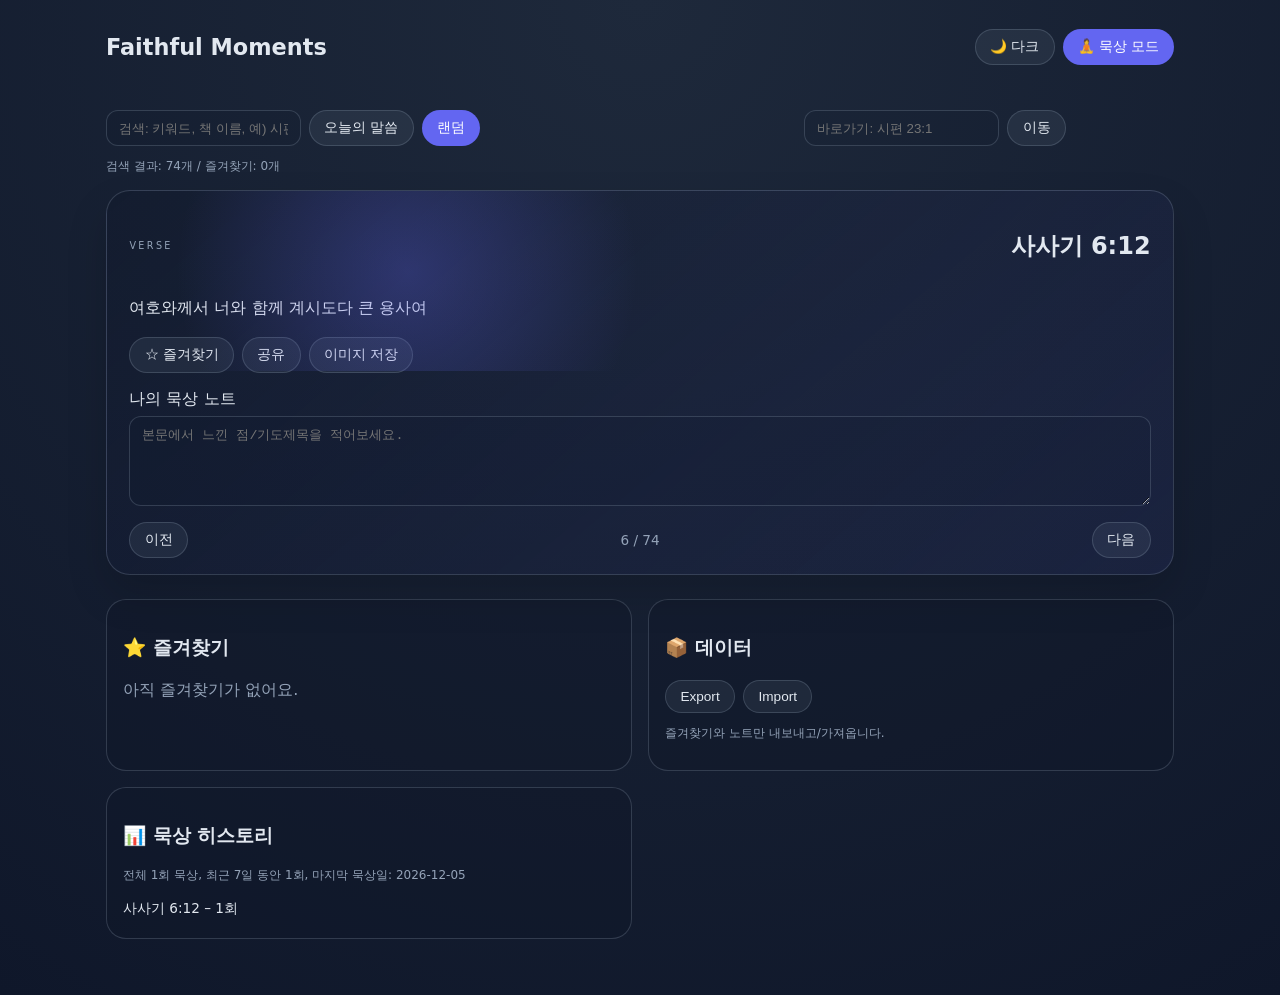
<file: index.html>
<!doctype html>
<html lang="ko" data-theme="dark">
<head>
  <meta charset="UTF-8" />
  <title>Faithful Moments - 성경 묵상</title>
  <meta name="viewport" content="width=device-width, initial-scale=1" />
  <meta name="description" content="성경 말씀을 검색하고 묵상 노트를 남길 수 있는 웹앱" />
  <link rel="stylesheet" href="./css/tokens.css" />
  <link rel="stylesheet" href="./css/styles.css" />
</head>
<body>
<header class="topbar">
  <h1 class="brand">Faithful Moments</h1>
  <div class="top-actions">
    <button id="theme-toggle" class="btn secondary">🌙 다크</button>
    <button id="open-meditation" class="btn primary">🧘 묵상 모드</button>
  </div>
</header>

<main class="container">
  <section class="controls">
    <div class="controls-left">
      <input id="search-input" class="input" placeholder="검색: 키워드, 책 이름, 예) 시편 23:1" />
      <button id="today-btn" class="btn secondary">오늘의 말씀</button>
      <button id="random-btn" class="btn">랜덤</button>
    </div>
    <div class="controls-right">
      <input id="goto-input" class="input" placeholder="바로가기: 시편 23:1" />
      <button id="goto-btn" class="btn secondary">이동</button>
    </div>
  </section>

  <p id="result-info" class="result-info">구절을 불러오는 중...</p>

  <section id="verse-card" class="verse-card">
    <div class="verse-head">
      <div class="verse-meta">VERSE</div>
      <h2 id="verse-ref" class="verse-ref">—</h2>
    </div>
    <p id="verse-text" class="verse-text">구절을 불러오는 중...</p>

    <div class="verse-actions">
      <button id="fav-btn" class="btn secondary">☆ 즐겨찾기</button>
      <button id="share-btn" class="btn secondary">공유</button>
      <button id="download-btn" class="btn secondary">이미지 저장</button>
    </div>

    <div class="note-wrap">
      <label for="note-input">나의 묵상 노트</label>
      <textarea id="note-input" class="textarea" rows="4" placeholder="본문에서 느낀 점/기도제목을 적어보세요."></textarea>
    </div>

    <div class="pager">
      <button id="prev-btn" class="btn secondary">이전</button>
      <span id="pager-info" class="pager-info">0 / 0</span>
      <button id="next-btn" class="btn secondary">다음</button>
    </div>
  </section>

  <section class="panel-grid">
    <div class="panel">
      <h3>⭐ 즐겨찾기</h3>
      <ul id="fav-list" class="fav-list"></ul>
      <p id="fav-empty" class="muted">아직 즐겨찾기가 없어요.</p>
    </div>
    <div class="panel">
      <h3>📦 데이터</h3>
      <div class="btn-row">
        <button id="export-btn" class="btn secondary">Export</button>
        <button id="import-btn" class="btn secondary">Import</button>
      </div>
      <p class="muted text-sm">즐겨찾기와 노트만 내보내고/가져옵니다.</p>
    </div>
    <div class="panel">
      <h3>📊 묵상 히스토리</h3>
      <p id="history-summary" class="muted text-sm">
        아직 묵상 기록이 없어요. 오늘의 말씀 버튼을 눌러보세요.
      </p>
      <ul id="history-top" class="fav-list"></ul>
    </div>
  </section>
</main>

<!-- 묵상 모달 -->
<div id="meditation-modal" class="modal hidden">
  <div class="modal-body">
    <div class="modal-header">
      <h4>묵상 모드</h4>
      <button id="close-meditation" class="btn secondary">닫기</button>
    </div>
    <div class="modal-content">
      <p id="med-ref" class="modal-ref"></p>
      <p id="med-text" class="modal-text"></p>
      <p class="muted" id="timer-text">남은 시간: 5:00</p>
      <div class="btn-row center">
        <button data-t="300" class="btn secondary timer-btn">5분</button>
        <button data-t="600" class="btn secondary timer-btn">10분</button>
        <button data-t="0" class="btn secondary timer-btn">일시정지</button>
      </div>
    </div>
  </div>
</div>

<script src="./js/app.js" type="module"></script>
</body>
</html>
</file>
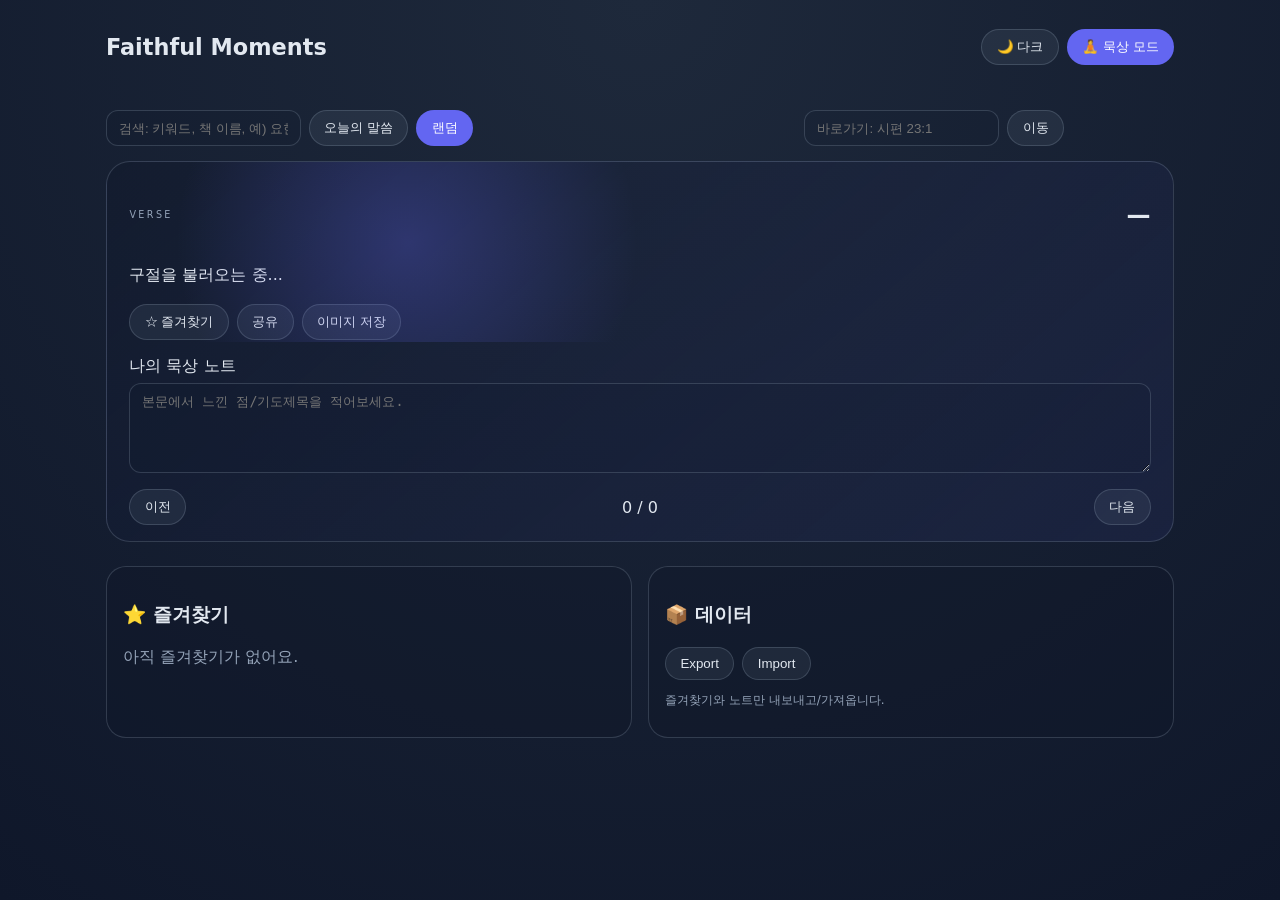
<file: Faithful-Moments/index.html>
<!doctype html>
<html lang="ko" data-theme="dark">
<head>
  <meta charset="UTF-8" />
  <title>Faithful Moments - 성경 묵상</title>
  <meta name="viewport" content="width=device-width, initial-scale=1" />
  <meta name="description" content="성경 말씀을 검색하고 묵상 노트를 남길 수 있는 웹앱" />
  <link rel="stylesheet" href="./css/styles.css" />
  <link rel="stylesheet" href="./css/tokens.css" />
</head>
<body>
<header class="topbar">
  <h1 class="brand">Faithful Moments</h1>
  <div class="top-actions">
    <button id="theme-toggle" class="btn secondary">🌙 다크</button>
    <button id="open-meditation" class="btn primary">🧘 묵상 모드</button>
  </div>
</header>

<main class="container">
  <section class="controls">
    <div class="controls-left">
      <input id="search-input" class="input" placeholder="검색: 키워드, 책 이름, 예) 요한복음 3:16" />
      <button id="today-btn" class="btn secondary">오늘의 말씀</button>
      <button id="random-btn" class="btn">랜덤</button>
    </div>
    <div class="controls-right">
      <input id="goto-input" class="input" placeholder="바로가기: 시편 23:1" />
      <button id="goto-btn" class="btn secondary">이동</button>
    </div>
  </section>

  <p id="result-info" class="result-info"></p>

  <section id="verse-card" class="verse-card">
    <div class="verse-head">
      <div class="verse-meta">VERSE</div>
      <h2 id="verse-ref" class="verse-ref">—</h2>
    </div>
    <p id="verse-text" class="verse-text">구절을 불러오는 중...</p>

    <div class="verse-actions">
      <button id="fav-btn" class="btn secondary">☆ 즐겨찾기</button>
      <button id="share-btn" class="btn secondary">공유</button>
      <button id="download-btn" class="btn secondary">이미지 저장</button>
    </div>

    <div class="note-wrap">
      <label for="note-input">나의 묵상 노트</label>
      <textarea id="note-input" class="textarea" rows="4" placeholder="본문에서 느낀 점/기도제목을 적어보세요."></textarea>
    </div>

    <div class="pager">
      <button id="prev-btn" class="btn secondary">이전</button>
      <span id="pager-info" class="pager-info">0 / 0</span>
      <button id="next-btn" class="btn secondary">다음</button>
    </div>
  </section>

  <section class="panel-grid">
    <div class="panel">
      <h3>⭐ 즐겨찾기</h3>
      <ul id="fav-list" class="fav-list"></ul>
      <p id="fav-empty" class="muted">아직 즐겨찾기가 없어요.</p>
    </div>
    <div class="panel">
      <h3>📦 데이터</h3>
      <div class="btn-row">
        <button id="export-btn" class="btn secondary">Export</button>
        <button id="import-btn" class="btn secondary">Import</button>
      </div>
      <p class="muted text-sm">즐겨찾기와 노트만 내보내고/가져옵니다.</p>
    </div>
  </section>
</main>

<!-- 묵상 모달 -->
<div id="meditation-modal" class="modal hidden">
  <div class="modal-body">
    <div class="modal-header">
      <h4>묵상 모드</h4>
      <button id="close-meditation" class="btn secondary">닫기</button>
    </div>
    <div class="modal-content">
      <p id="med-ref" class="modal-ref"></p>
      <p id="med-text" class="modal-text"></p>
      <p class="muted" id="timer-text">남은 시간: 5:00</p>
      <div class="btn-row center">
        <button data-t="300" class="btn secondary timer-btn">5분</button>
        <button data-t="600" class="btn secondary timer-btn">10분</button>
        <button data-t="0" class="btn secondary timer-btn">일시정지</button>
      </div>
    </div>
  </div>
</div>

<script src="./js/app.js" type="module"></script>
</body>
</html>
</file>
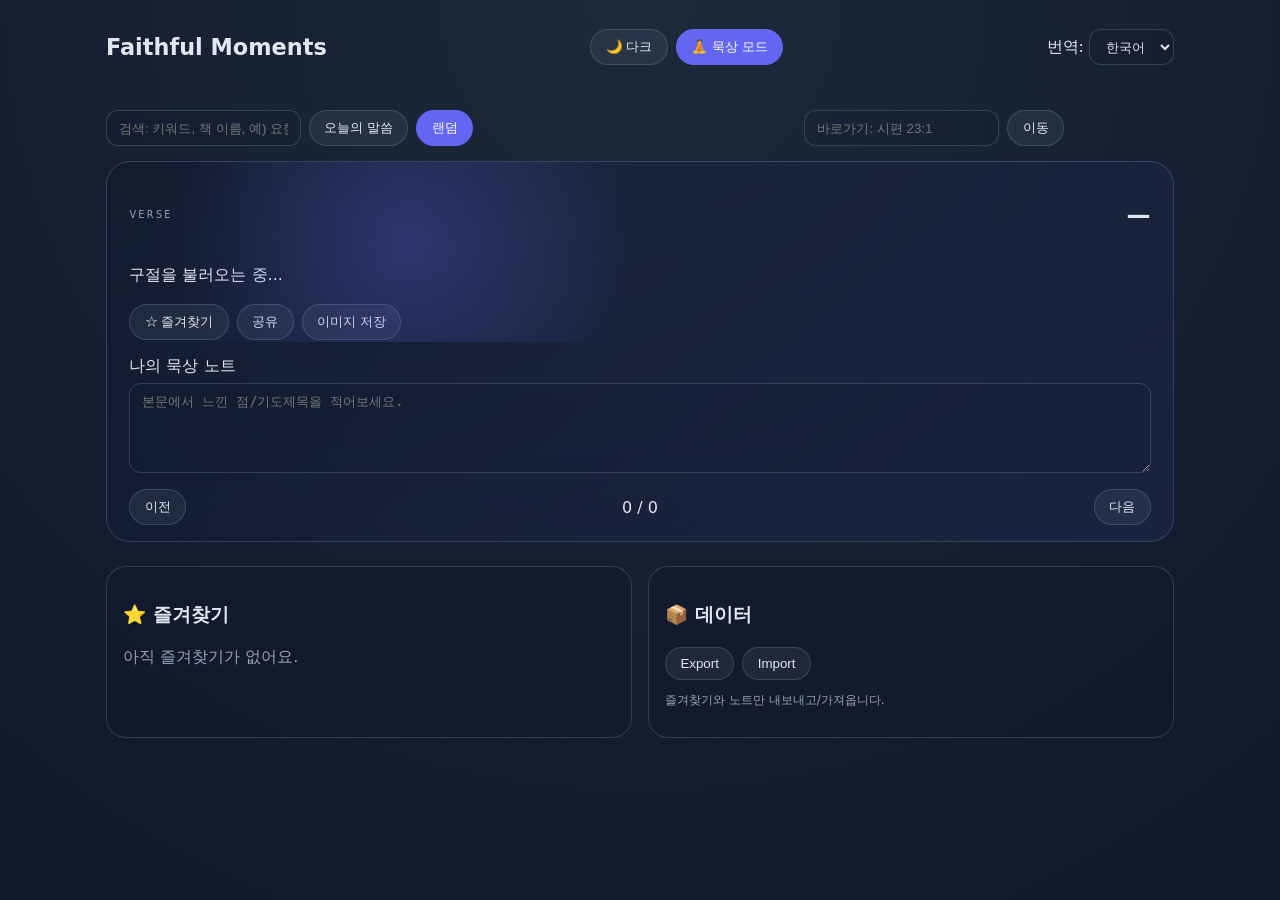
<file: ProtoStar03.github.io-0.0.1/index.html>
<!doctype html>
<html lang="ko" data-theme="dark">
<head>
  <meta charset="UTF-8" />
  <title>Faithful Moments - 성경 묵상</title>
  <meta name="viewport" content="width=device-width, initial-scale=1" />
  <meta name="description" content="성경 말씀을 검색하고 묵상 노트를 남길 수 있는 웹앱" />
  <link rel="stylesheet" href="./Faithful-Moments/css/styles.css" />
  <link rel="stylesheet" href="./Faithful-Moments/css/tokens.css" />
</head>
<body>
<header class="topbar">
  <h1 class="brand">Faithful Moments</h1>
  <div class="top-actions">
    <button id="theme-toggle" class="btn secondary">🌙 다크</button>
    <button id="open-meditation" class="btn primary">🧘 묵상 모드</button>
  </div>
  <div class="lang-select-wrap">
  <label for="lang-select">번역:</label>
  <select id="lang-select" class="input">
    <option value="kor" selected>한국어</option>
    <option value="eng">영어</option>
  </select>
  </div>
</header>

<main class="container">
  <section class="controls">
    <div class="controls-left">
      <input id="search-input" class="input" placeholder="검색: 키워드, 책 이름, 예) 요한복음 3:16" />
      <button id="today-btn" class="btn secondary">오늘의 말씀</button>
      <button id="random-btn" class="btn">랜덤</button>
    </div>
    <div class="controls-right">
      <input id="goto-input" class="input" placeholder="바로가기: 시편 23:1" />
      <button id="goto-btn" class="btn secondary">이동</button>
    </div>
  </section>

  <p id="result-info" class="result-info"></p>

  <section id="verse-card" class="verse-card">
    <div class="verse-head">
      <div class="verse-meta">VERSE</div>
      <h2 id="verse-ref" class="verse-ref">—</h2>
    </div>
    <p id="verse-text" class="verse-text">구절을 불러오는 중...</p>

    <div class="verse-actions">
      <button id="fav-btn" class="btn secondary">☆ 즐겨찾기</button>
      <button id="share-btn" class="btn secondary">공유</button>
      <button id="download-btn" class="btn secondary">이미지 저장</button>
    </div>

    <div class="note-wrap">
      <label for="note-input">나의 묵상 노트</label>
      <textarea id="note-input" class="textarea" rows="4" placeholder="본문에서 느낀 점/기도제목을 적어보세요."></textarea>
    </div>

    <div class="pager">
      <button id="prev-btn" class="btn secondary">이전</button>
      <span id="pager-info" class="pager-info">0 / 0</span>
      <button id="next-btn" class="btn secondary">다음</button>
    </div>
  </section>

  <section class="panel-grid">
    <div class="panel">
      <h3>⭐ 즐겨찾기</h3>
      <ul id="fav-list" class="fav-list"></ul>
      <p id="fav-empty" class="muted">아직 즐겨찾기가 없어요.</p>
    </div>
    <div class="panel">
      <h3>📦 데이터</h3>
      <div class="btn-row">
        <button id="export-btn" class="btn secondary">Export</button>
        <button id="import-btn" class="btn secondary">Import</button>
      </div>
      <p class="muted text-sm">즐겨찾기와 노트만 내보내고/가져옵니다.</p>
    </div>
  </section>
</main>

<!-- 묵상 모달 -->
<div id="meditation-modal" class="modal hidden">
  <div class="modal-body">
    <div class="modal-header">
      <h4>묵상 모드</h4>
      <button id="close-meditation" class="btn secondary">닫기</button>
    </div>
    <div class="modal-content">
      <p id="med-ref" class="modal-ref"></p>
      <p id="med-text" class="modal-text"></p>
      <p class="muted" id="timer-text">남은 시간: 5:00</p>
      <div class="btn-row center">
        <button data-t="300" class="btn secondary timer-btn">5분</button>
        <button data-t="600" class="btn secondary timer-btn">10분</button>
        <button data-t="0" class="btn secondary timer-btn">일시정지</button>
      </div>
    </div>
  </div>
</div>

<script src="./Faithful-Moments/js/app.js" type="module"></script>
</body>
</html>
</file>
<file: css/tokens.css>
:root {
  --bg: #0f172a;
  --surface: rgba(15, 23, 42, 0.4);
  --surface-solid: #0f172a;
  --border: rgba(148, 163, 184, 0.25);
  --text: #e2e8f0;
  --muted: #94a3b8;
  --brand: #6366f1;
  --radius-lg: 1.5rem;
  --radius-md: 1rem;
  --shadow-lg: 0 20px 40px rgba(0,0,0,.15);
  --font-sans: system-ui, -apple-system, BlinkMacSystemFont, "Segoe UI", sans-serif;
}

:root[data-theme="light"] {
  --bg: #e2e8f0;
  --surface: rgba(255, 255, 255, 0.8);
  --surface-solid: #ffffff;
  --border: rgba(15, 23, 42, 0.1);
  --text: #0f172a;
  --muted: #475569;
}
</file>
<file: css/styles.css>
* { box-sizing: border-box; }

body {
  margin: 0;
  background: radial-gradient(circle at top, #1e293b, var(--bg));
  min-height: 100vh;
  color: var(--text);
  font-family: var(--font-sans);
}

.topbar {
  max-width: 1100px;
  margin: 0 auto;
  padding: 1.2rem 1rem;
  display: flex;
  justify-content: space-between;
  align-items: center;
}
.brand { font-size: 1.4rem; font-weight: 700; }
.top-actions { display: flex; gap: .5rem; }

.container {
  max-width: 1100px;
  margin: 0 auto;
  padding: 1rem;
}

.controls {
  display: grid;
  grid-template-columns: 1.3fr .7fr;
  gap: .75rem;
  margin-bottom: .75rem;
}
.controls-left, .controls-right {
  display: flex;
  gap: .5rem;
}
.input, .textarea {
  background: rgba(15,23,42,.1);
  border: 1px solid var(--border);
  border-radius: 12px;
  padding: .55rem .75rem;
  color: inherit;
  outline: none;
}
.input:focus, .textarea:focus { border-color: rgba(99,102,241,.6); }

.btn {
  border: 1px solid transparent;
  background: var(--brand);
  color: white;
  border-radius: 999px;
  padding: .5rem .9rem;
  font-weight: 500;
  cursor: pointer;
  transition: .1s ease-out;
  font-size: .85rem;
}
.btn:hover { opacity: .9; }
.btn.secondary {
  background: rgba(148, 163, 184, 0.1);
  border: 1px solid var(--border);
  color: var(--text);
}

.result-info {
  font-size: .75rem;
  color: var(--muted);
  margin-bottom: .9rem;
}

.verse-card {
  position: relative;
  overflow: hidden;
  background: linear-gradient(140deg, rgba(15,23,42,.4), rgba(99,102,241,.08));
  border: 1px solid var(--border);
  border-radius: var(--radius-lg);
  padding: 1.2rem 1.4rem 1rem;
  box-shadow: var(--shadow-lg);
}
.verse-card::before {
  content: "";
  position: absolute;
  inset: -20px 40% auto -40px;
  height: 200px;
  background: radial-gradient(circle, rgba(99,102,241,.3), transparent 65%);
  pointer-events: none;
}
.verse-head {
  display: flex;
  justify-content: space-between;
  align-items: center;
  gap: 1rem;
}
.verse-meta {
  font-size: .6rem;
  letter-spacing: .25em;
  color: var(--muted);
  text-transform: uppercase;
}
.verse-ref { font-size: 1.5rem; font-weight: 700; }
.verse-text {
  margin-top: .75rem;
  line-height: 1.7;
  font-size: 1rem;
}

.verse-actions {
  display: flex;
  gap: .5rem;
  margin-top: 1rem;
}

.note-wrap {
  margin-top: 1rem;
  display: flex;
  flex-direction: column;
  gap: .4rem;
}
.textarea { min-height: 90px; resize: vertical; }

.pager {
  margin-top: 1rem;
  display: flex;
  justify-content: space-between;
  align-items: center;
}
.pager-info { font-size: .85rem; color: var(--muted); }

.panel-grid {
  display: grid;
  grid-template-columns: 1fr 1fr;
  gap: 1rem;
  margin: 1.5rem 0 2.5rem;
}
.panel {
  background: var(--surface);
  border: 1px solid var(--border);
  border-radius: 1.25rem;
  padding: 1rem;
}
.fav-list {
  list-style: none;
  padding-left: 0;
  margin: .5rem 0 0;
}
.fav-list li {
  display: flex;
  justify-content: space-between;
  align-items: center;
  gap: .5rem;
  padding: .25rem 0;
  font-size: .85rem;
}
.fav-list button {
  background: none;
  border: none;
  color: var(--muted);
  cursor: pointer;
}
.muted { color: var(--muted); }
.text-sm { font-size: .75rem; }
.btn-row { display: flex; gap: .5rem; margin-top: .5rem; }
.btn-row.center { justify-content: center; }

/* 모달 */
.modal {
  position: fixed;
  inset: 0;
  background: rgba(15,23,42,.6);
  display: grid;
  place-items: center;
  z-index: 50;
}
.modal.hidden { display: none; }
.modal-body {
  background: var(--surface-solid);
  border: 1px solid var(--border);
  border-radius: 1.25rem;
  padding: 1.2rem 1.2rem 1.4rem;
  width: min(540px, 92vw);
}
.modal-header {
  display: flex;
  justify-content: space-between;
  align-items: center;
  margin-bottom: 1rem;
}
.modal-ref {
  font-size: 1.2rem;
  font-weight: 700;
  margin-bottom: .5rem;
}
.modal-text { line-height: 1.6; margin-bottom: 1rem; }

@media (max-width: 850px) {
  .controls { grid-template-columns: 1fr; }
  .controls-left, .controls-right { flex-wrap: wrap; }
  .panel-grid { grid-template-columns: 1fr; }
}
</file>
<file: Faithful-Moments/css/styles.css>
import tokens.css
:root {
  --bg: #0f172a;
  --surface: rgba(15, 23, 42, 0.4);
  --border: rgba(148, 163, 184, 0.25);
  --text: #e2e8f0;
  --muted: #94a3b8;
  --brand: #6366f1;
  --radius: 1.5rem;
  --shadow: 0 20px 40px rgba(0,0,0,.15);
}
:root[data-theme="light"] {
  --bg: #e2e8f0;
  --surface: rgba(255, 255, 255, 0.8);
  --border: rgba(15, 23, 42, 0.1);
  --text: #0f172a;
  --muted: #475569;
}
* { box-sizing: border-box; }
body {
  margin: 0;
  background: radial-gradient(circle at top, #1e293b, var(--bg));
  min-height: 100vh;
  color: var(--text);
  font-family: system-ui, -apple-system, BlinkMacSystemFont, "Segoe UI", sans-serif;
}
.topbar {
  max-width: 1100px;
  margin: 0 auto;
  padding: 1.2rem 1rem;
  display: flex;
  justify-content: space-between;
  align-items: center;
}
.brand { font-size: 1.4rem; font-weight: 700; }
.top-actions { display: flex; gap: .5rem; }
.container {
  max-width: 1100px;
  margin: 0 auto;
  padding: 1rem;
}
.controls {
  display: grid;
  grid-template-columns: 1.3fr .7fr;
  gap: .75rem;
  margin-bottom: .75rem;
}
.controls-left, .controls-right {
  display: flex;
  gap: .5rem;
}
.input, .textarea {
  background: rgba(15,23,42,.1);
  border: 1px solid var(--border);
  border-radius: 12px;
  padding: .55rem .75rem;
  color: inherit;
  outline: none;
}
.input:focus, .textarea:focus { border-color: rgba(99,102,241,.6); }
.btn {
  border: 1px solid transparent;
  background: var(--brand);
  color: white;
  border-radius: 999px;
  padding: .5rem .9rem;
  font-weight: 500;
  cursor: pointer;
  transition: .1s ease-out;
}
.btn:hover { opacity: .9; }
.btn.secondary {
  background: rgba(148, 163, 184, 0.1);
  border: 1px solid var(--border);
  color: var(--text);
}
.result-info {
  font-size: .75rem;
  color: var(--muted);
  margin-bottom: .9rem;
}
.verse-card {
  position: relative;
  overflow: hidden;
  background: linear-gradient(140deg, rgba(15,23,42,.4), rgba(99,102,241,.08));
  border: 1px solid var(--border);
  border-radius: 1.5rem;
  padding: 1.2rem 1.4rem 1rem;
  box-shadow: var(--shadow);
}
.verse-card::before {
  content: "";
  position: absolute;
  inset: -20px 40% auto -40px;
  height: 200px;
  background: radial-gradient(circle, rgba(99,102,241,.3), transparent 65%);
  pointer-events: none;
}
.verse-head { display: flex; justify-content: space-between; align-items: center; gap: 1rem; }
.verse-meta { font-size: .6rem; letter-spacing: .25em; color: var(--muted); text-transform: uppercase; }
.verse-ref { font-size: 1.5rem; font-weight: 700; }
.verse-text { margin-top: .75rem; line-height: 1.7; font-size: 1rem; }
.verse-actions { display: flex; gap: .5rem; margin-top: 1rem; }
.note-wrap { margin-top: 1rem; display: flex; flex-direction: column; gap: .4rem; }
.textarea { min-height: 90px; resize: vertical; }
.pager {
  margin-top: 1rem;
  display: flex;
  justify-content: space-between;
  align-items: center;
}
.panel-grid {
  display: grid;
  grid-template-columns: 1fr 1fr;
  gap: 1rem;
  margin: 1.5rem 0 2.5rem;
}
.panel {
  background: var(--surface);
  border: 1px solid var(--border);
  border-radius: 1.25rem;
  padding: 1rem;
}
.fav-list { list-style: none; padding-left: 0; margin: .5rem 0 0; }
.fav-list li {
  display: flex;
  justify-content: space-between;
  align-items: center;
  gap: .5rem;
  padding: .25rem 0;
  font-size: .85rem;
}
.fav-list button {
  background: none;
  border: none;
  color: var(--muted);
  cursor: pointer;
}
.muted { color: var(--muted); }
.text-sm { font-size: .75rem; }
.btn-row { display: flex; gap: .5rem; margin-top: .5rem; }
.btn-row.center { justify-content: center; }
.modal {
  position: fixed;
  inset: 0;
  background: rgba(15,23,42,.6);
  display: grid;
  place-items: center;
  z-index: 50;
}
.modal.hidden { display: none; }
.modal-body {
  background: var(--surface);
  border: 1px solid var(--border);
  border-radius: 1.25rem;
  padding: 1.2rem 1.2rem 1.4rem;
  width: min(540px, 92vw);
}
.modal-header {
  display: flex; justify-content: space-between; align-items: center;
  margin-bottom: 1rem;
}
.modal-ref {
  font-size: 1.2rem;
  font-weight: 700;
  margin-bottom: .5rem;
}
.modal-text { line-height: 1.6; margin-bottom: 1rem; }
@media (max-width: 850px) {
  .controls { grid-template-columns: 1fr; }
  .controls-left, .controls-right { flex-wrap: wrap; }
  .panel-grid { grid-template-columns: 1fr; }
}
</file>
<file: Faithful-Moments/css/tokens.css>
:root {
  --bg: #0f172a;
  --surface: rgba(15, 23, 42, 0.4);
  --surface-solid: #0f172a;
  --border: rgba(148, 163, 184, 0.25);
  --text: #e2e8f0;
  --muted: #94a3b8;
  --brand: #6366f1;
  --radius-lg: 1.5rem;
  --radius-md: 1rem;
  --shadow-lg: 0 20px 40px rgba(0,0,0,.15);
  --font-sans: system-ui, -apple-system, BlinkMacSystemFont, "Segoe UI", sans-serif;
}

:root[data-theme="light"] {
  --bg: #e2e8f0;
  --surface: rgba(255, 255, 255, 0.8);
  --surface-solid: #ffffff;
  --border: rgba(15, 23, 42, 0.1);
  --text: #0f172a;
  --muted: #475569;
}
</file>
<file: ProtoStar03.github.io-0.0.1/Faithful-Moments/css/styles.css>
import tokens.css
:root {
  --bg: #0f172a;
  --surface: rgba(15, 23, 42, 0.4);
  --border: rgba(148, 163, 184, 0.25);
  --text: #e2e8f0;
  --muted: #94a3b8;
  --brand: #6366f1;
  --radius: 1.5rem;
  --shadow: 0 20px 40px rgba(0,0,0,.15);
}
:root[data-theme="light"] {
  --bg: #e2e8f0;
  --surface: rgba(255, 255, 255, 0.8);
  --border: rgba(15, 23, 42, 0.1);
  --text: #0f172a;
  --muted: #475569;
}
* { box-sizing: border-box; }
body {
  margin: 0;
  background: radial-gradient(circle at top, #1e293b, var(--bg));
  min-height: 100vh;
  color: var(--text);
  font-family: system-ui, -apple-system, BlinkMacSystemFont, "Segoe UI", sans-serif;
}
.topbar {
  max-width: 1100px;
  margin: 0 auto;
  padding: 1.2rem 1rem;
  display: flex;
  justify-content: space-between;
  align-items: center;
}
.brand { font-size: 1.4rem; font-weight: 700; }
.top-actions { display: flex; gap: .5rem; }
.container {
  max-width: 1100px;
  margin: 0 auto;
  padding: 1rem;
}
.controls {
  display: grid;
  grid-template-columns: 1.3fr .7fr;
  gap: .75rem;
  margin-bottom: .75rem;
}
.controls-left, .controls-right {
  display: flex;
  gap: .5rem;
}
.input, .textarea {
  background: rgba(15,23,42,.1);
  border: 1px solid var(--border);
  border-radius: 12px;
  padding: .55rem .75rem;
  color: inherit;
  outline: none;
}
.input:focus, .textarea:focus { border-color: rgba(99,102,241,.6); }
.btn {
  border: 1px solid transparent;
  background: var(--brand);
  color: white;
  border-radius: 999px;
  padding: .5rem .9rem;
  font-weight: 500;
  cursor: pointer;
  transition: .1s ease-out;
}
.btn:hover { opacity: .9; }
.btn.secondary {
  background: rgba(148, 163, 184, 0.1);
  border: 1px solid var(--border);
  color: var(--text);
}
.result-info {
  font-size: .75rem;
  color: var(--muted);
  margin-bottom: .9rem;
}
.verse-card {
  position: relative;
  overflow: hidden;
  background: linear-gradient(140deg, rgba(15,23,42,.4), rgba(99,102,241,.08));
  border: 1px solid var(--border);
  border-radius: 1.5rem;
  padding: 1.2rem 1.4rem 1rem;
  box-shadow: var(--shadow);
}
.verse-card::before {
  content: "";
  position: absolute;
  inset: -20px 40% auto -40px;
  height: 200px;
  background: radial-gradient(circle, rgba(99,102,241,.3), transparent 65%);
  pointer-events: none;
}
.verse-head { display: flex; justify-content: space-between; align-items: center; gap: 1rem; }
.verse-meta { font-size: .6rem; letter-spacing: .25em; color: var(--muted); text-transform: uppercase; }
.verse-ref { font-size: 1.5rem; font-weight: 700; }
.verse-text { margin-top: .75rem; line-height: 1.7; font-size: 1rem; }
.verse-actions { display: flex; gap: .5rem; margin-top: 1rem; }
.note-wrap { margin-top: 1rem; display: flex; flex-direction: column; gap: .4rem; }
.textarea { min-height: 90px; resize: vertical; }
.pager {
  margin-top: 1rem;
  display: flex;
  justify-content: space-between;
  align-items: center;
}
.panel-grid {
  display: grid;
  grid-template-columns: 1fr 1fr;
  gap: 1rem;
  margin: 1.5rem 0 2.5rem;
}
.panel {
  background: var(--surface);
  border: 1px solid var(--border);
  border-radius: 1.25rem;
  padding: 1rem;
}
.fav-list { list-style: none; padding-left: 0; margin: .5rem 0 0; }
.fav-list li {
  display: flex;
  justify-content: space-between;
  align-items: center;
  gap: .5rem;
  padding: .25rem 0;
  font-size: .85rem;
}
.fav-list button {
  background: none;
  border: none;
  color: var(--muted);
  cursor: pointer;
}
.muted { color: var(--muted); }
.text-sm { font-size: .75rem; }
.btn-row { display: flex; gap: .5rem; margin-top: .5rem; }
.btn-row.center { justify-content: center; }
.modal {
  position: fixed;
  inset: 0;
  background: rgba(15,23,42,.6);
  display: grid;
  place-items: center;
  z-index: 50;
}
.modal.hidden { display: none; }
.modal-body {
  background: var(--surface);
  border: 1px solid var(--border);
  border-radius: 1.25rem;
  padding: 1.2rem 1.2rem 1.4rem;
  width: min(540px, 92vw);
}
.modal-header {
  display: flex; justify-content: space-between; align-items: center;
  margin-bottom: 1rem;
}
.modal-ref {
  font-size: 1.2rem;
  font-weight: 700;
  margin-bottom: .5rem;
}
.modal-text { line-height: 1.6; margin-bottom: 1rem; }
@media (max-width: 850px) {
  .controls { grid-template-columns: 1fr; }
  .controls-left, .controls-right { flex-wrap: wrap; }
  .panel-grid { grid-template-columns: 1fr; }
}
</file>
<file: ProtoStar03.github.io-0.0.1/Faithful-Moments/css/tokens.css>
:root {
  --bg: #0f172a;
  --surface: rgba(15, 23, 42, 0.4);
  --surface-solid: #0f172a;
  --border: rgba(148, 163, 184, 0.25);
  --text: #e2e8f0;
  --muted: #94a3b8;
  --brand: #6366f1;
  --radius-lg: 1.5rem;
  --radius-md: 1rem;
  --shadow-lg: 0 20px 40px rgba(0,0,0,.15);
  --font-sans: system-ui, -apple-system, BlinkMacSystemFont, "Segoe UI", sans-serif;
}

:root[data-theme="light"] {
  --bg: #e2e8f0;
  --surface: rgba(255, 255, 255, 0.8);
  --surface-solid: #ffffff;
  --border: rgba(15, 23, 42, 0.1);
  --text: #0f172a;
  --muted: #475569;
}
</file>
